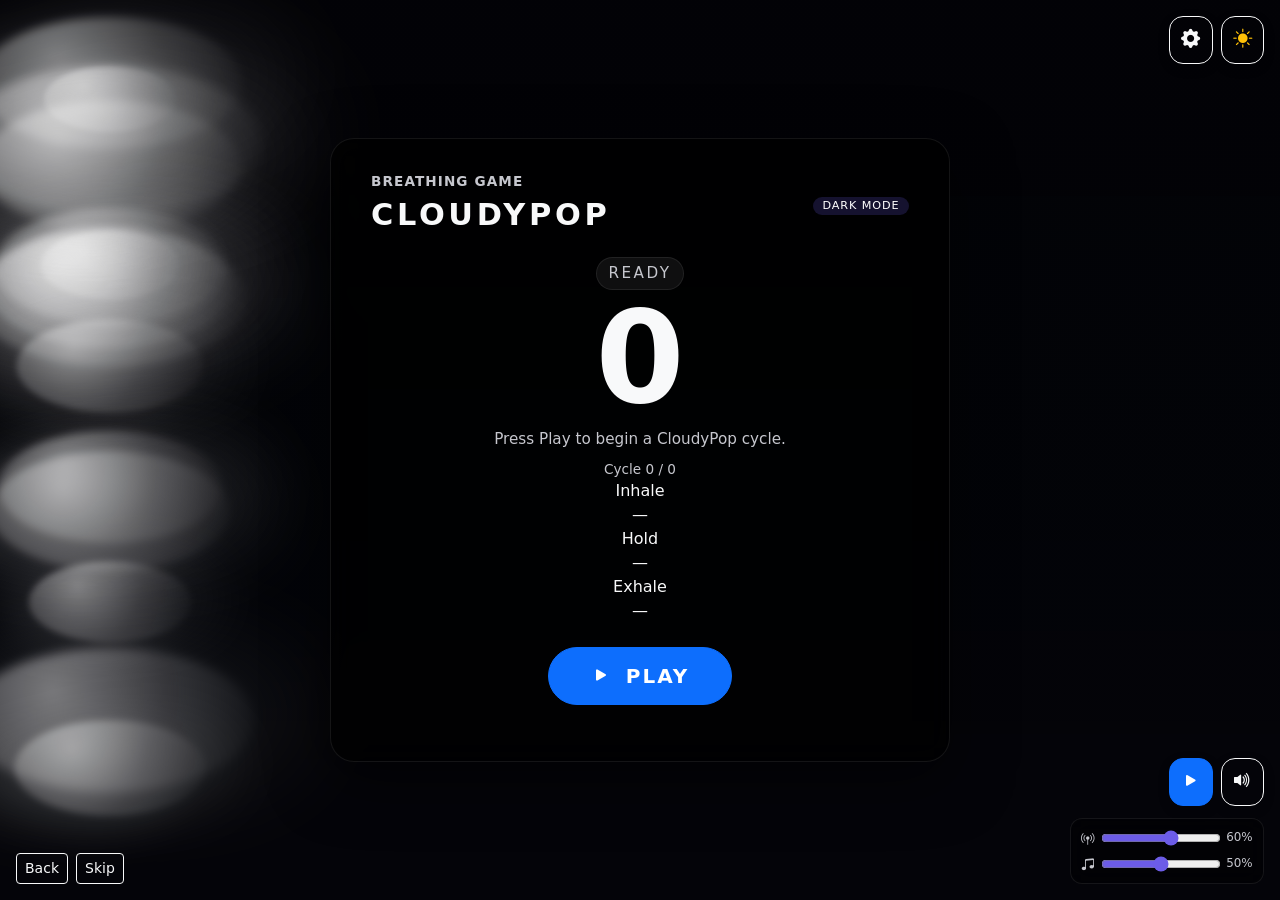
<file: index.html>
<!DOCTYPE html>
<html lang="en">
<head>
  <meta charset="UTF-8">
  <meta name="viewport" content="width=device-width, initial-scale=1.0">
  <meta name="theme-color" content="#0a0a0f">
  <title>CloudyPop – Breathing Game</title>
  <link rel="manifest" href="manifest.json">
  <link rel="icon" href="icons/icon.svg" type="image/svg+xml">
  <link href="https://cdn.jsdelivr.net/npm/bootstrap@5.3.3/dist/css/bootstrap.min.css" rel="stylesheet">
  <link href="https://cdn.jsdelivr.net/npm/bootstrap-icons@1.11.3/font/bootstrap-icons.css" rel="stylesheet">
  <style>
    :root {
      --bg-dark: #05060c;
      --bg-light: #f7f7fb;
      --card-dark: rgba(0, 0, 0, 0.75);
      --card-light: rgba(255, 255, 255, 0.8);
      --accent: #6c5ce7;
      --accent-soft: rgba(108, 92, 231, 0.18);
      --text-main: #f8f9fa;
      --text-muted: #c6c7ce;
      --shadow: 0 18px 60px rgba(0, 0, 0, 0.55);
      --bg-image: url('https://filebrowser-bg080ow8g44scwgksgks84k0.iconic25snaps.org/files/test/media/atl.png');
    }

    body[data-theme="light"] {
      --bg-dark: var(--bg-light);
      --card-dark: var(--card-light);
      --text-main: #0b0c0f;
      --text-muted: #4b4d56;
      --shadow: 0 18px 60px rgba(0, 0, 0, 0.15);
    }

    body {
      margin: 0;
      padding: 0;
      background: var(--bg-dark);
      color: var(--text-main);
      min-height: 100vh;
      overflow: hidden;
      font-family: system-ui, -apple-system, BlinkMacSystemFont, "Segoe UI", sans-serif;
      position: relative;
      transition: background 0.3s ease, color 0.3s ease;
    }

    body::before {
      content: "";
      position: fixed;
      inset: 0;
      background: var(--bg-dark) center/cover no-repeat;
      background-image: var(--bg-image);
      filter: saturate(1.05);
      opacity: 0.45;
      z-index: 0;
      pointer-events: none;
      transition: opacity 0.4s ease;
    }

    .scrim {
      position: fixed;
      inset: 0;
      background: linear-gradient(180deg, rgba(0, 0, 0, 0.45), rgba(0, 0, 0, 0.2));
      z-index: 1;
      pointer-events: none;
    }

    .cloud-layer { position: fixed; inset: 0; overflow: hidden; z-index: 2; pointer-events: none; }
    .cloud {
      position: absolute;
      width: 220px;
      height: 110px;
      border-radius: 50%;
      background: radial-gradient(circle at 30% 30%, #ffffffee, #ffffff66, #ffffff11);
      filter: blur(4px);
      opacity: 0.5;
      box-shadow: -40px 10px 60px #ffffff33, 40px -5px 80px #ffffff22;
      animation-name: floatCloud;
      animation-timing-function: linear;
      animation-iteration-count: infinite;
    }

    @keyframes floatCloud {
      from { transform: translateX(-30vw) translateY(var(--startY, 0)); }
      to { transform: translateX(130vw) translateY(var(--endY, 0)); }
    }

    .game-wrapper {
      position: relative;
      z-index: 5;
      min-height: 100vh;
      display: flex;
      align-items: center;
      justify-content: center;
      padding: 1.5rem;
    }

    .game-card {
      background: var(--card-dark);
      border-radius: 1.5rem;
      border: 1px solid rgba(255, 255, 255, 0.08);
      padding: 2rem 2.5rem;
      max-width: 620px;
      width: 100%;
      box-shadow: var(--shadow);
      backdrop-filter: blur(14px);
      transition: background 0.3s ease, border-color 0.3s ease, box-shadow 0.3s ease;
    }

    .game-title { font-weight: 700; letter-spacing: 0.08em; text-transform: uppercase; font-size: 0.85rem; color: var(--text-muted); }
    .game-logo { font-size: 1.9rem; font-weight: 800; letter-spacing: 0.12em; text-transform: uppercase; }

    .badge-soft { background: var(--accent-soft); color: #fff; border-radius: 999px; padding: 0.15rem 0.6rem; font-size: 0.7rem; text-transform: uppercase; letter-spacing: 0.08em; }

    .main-display { margin: 1.25rem 0 1.5rem; text-align: center; }
    .phase-label { font-size: 0.95rem; letter-spacing: 0.16em; text-transform: uppercase; color: var(--text-muted); }
    .phase-label span { display: inline-block; padding: 0.25rem 0.75rem; border-radius: 999px; background: rgba(255, 255, 255, 0.06); border: 1px solid rgba(255, 255, 255, 0.08); }
    .timer-value { font-size: 8rem; font-weight: 800; line-height: 1; margin-top: 0.2rem; }
    .status-text { font-size: 0.95rem; color: var(--text-muted); margin-top: 0.35rem; min-height: 1.4em; }
    .cycle-counter { font-size: 0.85rem; color: var(--text-muted); }

    .center-play-btn { margin-top: 1.5rem; }
    .center-play-btn .btn-lg { padding: 0.8rem 2.6rem; font-weight: 600; letter-spacing: 0.1em; text-transform: uppercase; border-radius: 999px; }

    .top-right-controls, .bottom-right-controls { position: fixed; z-index: 30; right: 1rem; display: flex; align-items: center; gap: 0.5rem; }
    .top-right-controls { top: 1rem; }
    .bottom-right-controls { bottom: 1rem; flex-direction: column; align-items: flex-end; gap: 0.75rem; }
    .bottom-buttons { display: flex; gap: 0.5rem; }
    .bottom-left-controls { position: fixed; z-index: 30; left: 1rem; bottom: 1rem; display: flex; gap: 0.5rem; }

    .icon-btn { border-radius: 14px; border-width: 1px; padding: 0.55rem 0.7rem; display: inline-flex; align-items: center; justify-content: center; font-size: 1.05rem; box-shadow: 0 4px 12px rgba(0, 0, 0, 0.15); }
    .icon-btn .bi { font-size: 1.2rem; }

    .slider-stack { display: flex; flex-direction: column; gap: 0.35rem; background: rgba(0, 0, 0, 0.35); border: 1px solid rgba(255, 255, 255, 0.08); padding: 0.55rem 0.65rem; border-radius: 12px; backdrop-filter: blur(10px); }
    .slider-row { display: flex; align-items: center; gap: 0.35rem; color: var(--text-muted); font-size: 0.85rem; }
    .slider-row input[type="range"] { width: 120px; accent-color: var(--accent); }

    .settings-label { font-size: 0.9rem; color: var(--text-muted); font-weight: 600; }
    .form-text { font-size: 0.8rem; color: var(--text-muted); }

    .section-card { border: 1px solid rgba(255, 255, 255, 0.08); border-radius: 12px; padding: 1rem; background: rgba(255, 255, 255, 0.03); }
    .section-card h6 { letter-spacing: 0.08em; text-transform: uppercase; font-size: 0.8rem; color: var(--text-muted); }

    .game-over-text { font-size: 1.2rem; font-weight: 600; margin-top: 0.5rem; }

    @media (max-width: 576px) {
      .game-card { padding: 1.5rem 1.2rem; }
      .timer-value { font-size: 5.2rem; }
      .bottom-right-controls { right: 0.5rem; bottom: 0.5rem; }
      .top-right-controls { right: 0.5rem; top: 0.5rem; }
    }
  </style>
</head>
<body data-theme="dark">
  <div class="scrim"></div>
  <div class="cloud-layer" id="cloudLayer"></div>

  <div class="top-right-controls">
    <button class="btn btn-outline-light btn-sm icon-btn" id="settingsButton" data-bs-toggle="modal" data-bs-target="#settingsModal" aria-label="Settings">
      <i class="bi bi-gear-fill"></i>
    </button>
    <button class="btn btn-outline-light btn-sm icon-btn" id="themeToggle" aria-label="Toggle theme">
      <i class="bi bi-moon-fill" id="themeToggleIcon"></i>
    </button>
  </div>

  <div class="bottom-right-controls">
    <div class="bottom-buttons">
      <button class="btn btn-primary btn-sm icon-btn" id="playPauseButton" aria-label="Play or pause">
        <i class="bi bi-play-fill" id="playPauseIcon"></i>
      </button>
      <button class="btn btn-outline-light btn-sm icon-btn" id="muteButton" aria-label="Mute">
        <i class="bi bi-volume-up-fill" id="muteIcon"></i>
      </button>
    </div>
    <div class="slider-stack">
      <div class="slider-row">
        <i class="bi bi-broadcast-pin"></i>
        <input type="range" min="0" max="100" value="60" id="sfxSlider" aria-label="Sound effects volume">
        <span class="small" id="sfxLabel">60%</span>
      </div>
      <div class="slider-row">
        <i class="bi bi-music-note-beamed"></i>
        <input type="range" min="0" max="100" value="50" id="musicSlider" aria-label="Music volume">
        <span class="small" id="musicLabel">50%</span>
      </div>
    </div>
  </div>

  <div class="bottom-left-controls">
    <button class="btn btn-outline-light btn-sm" id="backButton" aria-label="Go back">Back</button>
    <button class="btn btn-outline-light btn-sm" id="skipButton" aria-label="Skip">Skip</button>
  </div>

  <div class="game-wrapper">
    <div class="game-card">
      <div class="d-flex justify-content-between align-items-center">
        <div>
          <div class="game-title">Breathing Game</div>
          <div class="game-logo">CloudyPop</div>
        </div>
        <div class="text-end">
          <span class="badge-soft" id="themeStatus">Dark Mode</span>
        </div>
      </div>

      <div class="main-display">
        <div class="phase-label mb-1">
          <span id="phaseLabel">Ready</span>
        </div>
        <div class="timer-value" id="timerValue">0</div>
        <div class="status-text" id="statusText">Press Play to begin a CloudyPop cycle.</div>
        <div class="cycle-counter mt-2">
          Cycle <span id="cycleCurrent">0</span> / <span id="cycleTotal">0</span>
        </div>

        <div class="phase-preview" id="phasePreview">
          <div class="preview-box" data-phase="inhale">
            <div class="label">Inhale</div>
            <div class="value" id="previewInhale">—</div>
          </div>
          <div class="preview-box" data-phase="hold">
            <div class="label">Hold</div>
            <div class="value" id="previewHold">—</div>
          </div>
          <div class="preview-box" data-phase="exhale">
            <div class="label">Exhale</div>
            <div class="value" id="previewExhale">—</div>
          </div>
        </div>

        <div class="center-play-btn" id="centerPlayContainer">
          <button class="btn btn-primary btn-lg" id="centerPlayButton">
            <i class="bi bi-play-fill me-1"></i> Play
          </button>
        </div>

        <div id="gameOverContainer" class="mt-3 d-none text-center">
          <div class="game-over-text">Game Over – Max cycles reached.</div>
          <button class="btn btn-outline-light btn-sm mt-2" id="restartButton">
            <i class="bi bi-arrow-repeat me-1"></i> Restart
          </button>
        </div>
      </div>
    </div>
  </div>

  <div class="modal fade" id="settingsModal" tabindex="-1" aria-hidden="true">
    <div class="modal-dialog modal-dialog-centered modal-lg">
      <div class="modal-content bg-dark text-light">
        <div class="modal-header border-secondary">
          <h5 class="modal-title">
            <i class="bi bi-sliders me-2"></i> CloudyPop Settings
          </h5>
          <button type="button" class="btn-close btn-close-white" data-bs-dismiss="modal" aria-label="Close"></button>
        </div>
        <div class="modal-body">
          <form id="settingsForm" class="vstack gap-3">
            <div class="section-card">
              <h6 class="mb-3">Time Control</h6>
              <div class="row g-3">
                <div class="col-md-6">
                  <div class="settings-label mb-1">Inhale (seconds)</div>
                  <div class="row g-2">
                    <div class="col-6">
                      <label class="form-label small mb-0" for="inhaleMin">Min</label>
                      <input type="number" min="1" value="4" class="form-control form-control-sm" id="inhaleMin">
                    </div>
                    <div class="col-6">
                      <label class="form-label small mb-0" for="inhaleMax">Max</label>
                      <input type="number" min="1" value="6" class="form-control form-control-sm" id="inhaleMax">
                    </div>
                  </div>
                </div>
                <div class="col-md-6">
                  <div class="settings-label mb-1">Hold (seconds)</div>
                  <div class="row g-2">
                    <div class="col-6">
                      <label class="form-label small mb-0" for="holdMin">Min</label>
                      <input type="number" min="1" value="4" class="form-control form-control-sm" id="holdMin">
                    </div>
                    <div class="col-6">
                      <label class="form-label small mb-0" for="holdMax">Max</label>
                      <input type="number" min="1" value="6" class="form-control form-control-sm" id="holdMax">
                    </div>
                  </div>
                </div>
                <div class="col-md-6">
                  <div class="settings-label mb-1">Exhale (seconds)</div>
                  <div class="row g-2">
                    <div class="col-6">
                      <label class="form-label small mb-0" for="exhaleMin">Min</label>
                      <input type="number" min="1" value="4" class="form-control form-control-sm" id="exhaleMin">
                    </div>
                    <div class="col-6">
                      <label class="form-label small mb-0" for="exhaleMax">Max</label>
                      <input type="number" min="1" value="8" class="form-control form-control-sm" id="exhaleMax">
                    </div>
                  </div>
                </div>
                <div class="col-md-6">
                  <div class="settings-label mb-1">Break / Rest (seconds)</div>
                  <div class="row g-2">
                    <div class="col-6">
                      <label class="form-label small mb-0" for="breakMin">Min</label>
                      <input type="number" min="0" value="3" class="form-control form-control-sm" id="breakMin">
                    </div>
                    <div class="col-6">
                      <label class="form-label small mb-0" for="breakMax">Max</label>
                      <input type="number" min="0" value="6" class="form-control form-control-sm" id="breakMax">
                    </div>
                  </div>
                </div>
                <div class="col-md-6">
                  <div class="settings-label mb-1">Session start delay (seconds)</div>
                  <div class="row g-2">
                    <div class="col-6">
                      <label class="form-label small mb-0" for="delayMin">Min</label>
                      <input type="number" min="0" value="1" class="form-control form-control-sm" id="delayMin">
                    </div>
                    <div class="col-6">
                      <label class="form-label small mb-0" for="delayMax">Max</label>
                      <input type="number" min="0" value="3" class="form-control form-control-sm" id="delayMax">
                    </div>
                  </div>
                </div>
              </div>
            </div>

            <div class="section-card">
              <h6 class="mb-3">Cycle Control</h6>
              <div class="settings-label mb-1">Number of cycles</div>
              <div class="d-flex align-items-center gap-2">
                <input type="range" min="1" max="30" value="5" class="form-range" id="cycles">
                <strong><span id="cyclesVal">5</span></strong>
              </div>
            </div>

            <div class="section-card">
              <h6 class="mb-3">Page Control</h6>
              <div class="row g-3">
                <div class="col-md-4">
                  <div class="settings-label mb-1">Background color</div>
                  <input type="color" class="form-control form-control-color" id="backgroundColor" value="#05060c">
                </div>
                <div class="col-md-4">
                  <div class="settings-label mb-1">Accent color</div>
                  <input type="color" class="form-control form-control-color" id="accentColor" value="#6c5ce7">
                </div>
                <div class="col-md-4">
                  <div class="settings-label mb-1">Background image URL</div>
                  <input type="url" class="form-control form-control-sm" id="backgroundImage" placeholder="https://...">
                </div>
                <div class="col-md-6">
                  <div class="settings-label mb-1">Upload background image</div>
                  <input type="file" class="form-control form-control-sm" id="backgroundUpload" accept="image/*">
                  <div class="form-text">Stores locally so your image is remembered.</div>
                </div>
                <div class="col-md-6">
                  <div class="form-check form-switch mt-4">
                    <input class="form-check-input" type="checkbox" role="switch" id="keepAwake">
                    <label class="form-check-label" for="keepAwake">Keep screen awake during play</label>
                  </div>
                </div>
              </div>
            </div>

            <div class="section-card">
              <h6 class="mb-3">Music & Audio</h6>
              <div class="row g-3">
                <div class="col-md-6">
                  <div class="settings-label mb-1">Select soundtrack</div>
                  <select class="form-select form-select-sm" id="musicSelect">
                    <option value="track1">Tech 1</option>
                    <option value="track2">Tech 2</option>
                    <option value="track3">Tech 3</option>
                    <option value="track4">Tech 4</option>
                    <option value="link">Custom link</option>
                    <option value="upload">Upload audio</option>
                  </select>
                  <div class="mt-2 d-none" id="musicLinkWrapper">
                    <input type="url" class="form-control form-control-sm" id="musicLink" placeholder="https://example.com/song.mp3">
                  </div>
                  <div class="mt-2 d-none" id="musicUploadWrapper">
                    <input type="file" class="form-control form-control-sm" id="musicUpload" accept="audio/*">
                  </div>
                </div>
                <div class="col-md-6">
                  <div class="settings-label mb-1">Volumes</div>
                  <div class="mb-2">
                    <label class="form-label small">Sound effects</label>
                    <input type="range" min="0" max="100" value="60" class="form-range" id="sfxVolume">
                  </div>
                  <div>
                    <label class="form-label small">Music</label>
                    <input type="range" min="0" max="100" value="50" class="form-range" id="musicVolume">
                  </div>
                </div>
              </div>
            </div>
          </form>
        </div>
        <div class="modal-footer border-secondary">
          <span id="settingsError" class="text-danger me-auto small"></span>
          <button type="button" class="btn btn-outline-light btn-sm" data-bs-dismiss="modal">Close</button>
          <button type="button" class="btn btn-primary btn-sm" id="saveSettingsButton">
            <i class="bi bi-check2-circle me-1"></i> Save
          </button>
        </div>
      </div>
    </div>
  </div>

  <script src="https://cdn.jsdelivr.net/npm/bootstrap@5.3.3/dist/js/bootstrap.bundle.min.js"></script>
  <script>
    const STORAGE_KEY = 'cloudyPopSettings.v2';
    const DEFAULTS = {
      inhaleMin: 4,
      inhaleMax: 6,
      holdMin: 4,
      holdMax: 6,
      exhaleMin: 4,
      exhaleMax: 8,
      breakMin: 3,
      breakMax: 6,
      delayMin: 1,
      delayMax: 3,
      cycles: 5,
      theme: 'dark',
      backgroundColor: '#05060c',
      accentColor: '#6c5ce7',
      backgroundImage: 'https://filebrowser-bg080ow8g44scwgksgks84k0.iconic25snaps.org/files/test/media/atl.png',
      musicChoice: 'track1',
      musicLink: '',
      sfxVolume: 60,
      musicVolume: 50,
      keepAwake: false
    };

    const TRACKS = {
      track1: 'https://filebrowser-bg080ow8g44scwgksgks84k0.iconic25snaps.org/files/test/media/tech1.mp3',
      track2: 'https://filebrowser-bg080ow8g44scwgksgks84k0.iconic25snaps.org/files/test/media/tech2.mp3',
      track3: 'https://filebrowser-bg080ow8g44scwgksgks84k0.iconic25snaps.org/files/test/media/tech3.mp3',
      track4: 'https://filebrowser-bg080ow8g44scwgksgks84k0.iconic25snaps.org/files/test/media/tech4.mp3'
    };

    const state = {
      isPlaying: false,
      isPaused: false,
      currentStage: null,
      currentCycle: 0,
      timeLeft: 0,
      timerId: null,
      muted: false,
      settings: { ...DEFAULTS },
      musicAudio: new Audio(),
      wakeLock: null,
      phaseHistory: []
    };

    const el = (id) => document.getElementById(id);
    const phaseLabelEl = el('phaseLabel');
    const timerValueEl = el('timerValue');
    const statusTextEl = el('statusText');
    const cycleCurrentEl = el('cycleCurrent');
    const cycleTotalEl = el('cycleTotal');
    const centerPlayContainerEl = el('centerPlayContainer');
    const centerPlayButtonEl = el('centerPlayButton');
    const gameOverContainerEl = el('gameOverContainer');
    const restartButtonEl = el('restartButton');
    const playPauseButtonEl = el('playPauseButton');
    const playPauseIconEl = el('playPauseIcon');
    const muteButtonEl = el('muteButton');
    const muteIconEl = el('muteIcon');
    const skipButtonEl = el('skipButton');
    const backButtonEl = el('backButton');
    const settingsErrorEl = el('settingsError');
    const themeToggleEl = el('themeToggle');
    const themeToggleIconEl = el('themeToggleIcon');
    const themeStatusEl = el('themeStatus');
    const sfxSliderEl = el('sfxSlider');
    const musicSliderEl = el('musicSlider');
    const sfxLabelEl = el('sfxLabel');
    const musicLabelEl = el('musicLabel');

    const inhaleMinEl = el('inhaleMin');
    const inhaleMaxEl = el('inhaleMax');
    const holdMinEl = el('holdMin');
    const holdMaxEl = el('holdMax');
    const exhaleMinEl = el('exhaleMin');
    const exhaleMaxEl = el('exhaleMax');
    const breakMinEl = el('breakMin');
    const breakMaxEl = el('breakMax');
    const delayMinEl = el('delayMin');
    const delayMaxEl = el('delayMax');
    const cyclesEl = el('cycles');
    const cyclesValEl = el('cyclesVal');
    const backgroundColorEl = el('backgroundColor');
    const accentColorEl = el('accentColor');
    const backgroundImageEl = el('backgroundImage');
    const backgroundUploadEl = el('backgroundUpload');
    const keepAwakeEl = el('keepAwake');
    const musicSelectEl = el('musicSelect');
    const musicLinkWrapperEl = el('musicLinkWrapper');
    const musicUploadWrapperEl = el('musicUploadWrapper');
    const musicLinkEl = el('musicLink');
    const musicUploadEl = el('musicUpload');

    const saveSettingsButtonEl = el('saveSettingsButton');
    const settingsButtonEl = el('settingsButton');

    function randint(min, max) {
      min = Math.floor(min);
      max = Math.floor(max);
      if (max < min) [min, max] = [max, min];
      return Math.floor(Math.random() * (max - min + 1)) + min;
    }

    function setPhaseLabel(text) { phaseLabelEl.textContent = text; }
    function setTimerValue(val) { timerValueEl.textContent = val; }
    function setStatus(text) { statusTextEl.textContent = text; }

    function clearTimers() {
      if (state.timerId) { clearInterval(state.timerId); state.timerId = null; }
      if (state.wheelTimerId) { clearInterval(state.wheelTimerId); state.wheelTimerId = null; }
    }

    function playBeep() {
      if (state.muted || state.settings.sfxVolume === 0) return;
      try {
        if (!playBeep.audioCtx) { playBeep.audioCtx = new (window.AudioContext || window.webkitAudioContext)(); }
        const ctx = playBeep.audioCtx;
        const osc = ctx.createOscillator();
        const gain = ctx.createGain();
        osc.type = 'square';
        osc.frequency.value = 880;
        gain.gain.value = Math.max(0.01, state.settings.sfxVolume / 100) * 0.25;
        osc.connect(gain);
        gain.connect(ctx.destination);
        osc.start();
        osc.stop(ctx.currentTime + 0.16);
      } catch (e) { console.warn('Audio error', e); }
    }

    function saveSettingsToMemory() { localStorage.setItem(STORAGE_KEY, JSON.stringify(state.settings)); }

    function loadSettingsFromMemory() {
      const raw = localStorage.getItem(STORAGE_KEY);
      if (!raw) return { ...DEFAULTS };
      try { return { ...DEFAULTS, ...JSON.parse(raw) }; }
      catch (e) { console.warn('Unable to parse settings, using defaults', e); return { ...DEFAULTS }; }
    }

    function setTheme(theme) {
      state.settings.theme = theme;
      document.body.setAttribute('data-theme', theme);
      themeToggleIconEl.className = theme === 'dark' ? 'bi bi-sun-fill text-warning' : 'bi bi-moon-fill text-dark';
      themeStatusEl.textContent = theme === 'dark' ? 'Dark Mode' : 'Light Mode';
      document.querySelector('meta[name="theme-color"]').setAttribute('content', theme === 'dark' ? '#0a0a0f' : '#f7f7fb');
    }

    function applyStyleSettings() {
      document.documentElement.style.setProperty('--accent', state.settings.accentColor);
      document.documentElement.style.setProperty('--accent-soft', state.settings.accentColor + '33');
      document.documentElement.style.setProperty('--bg-dark', state.settings.backgroundColor);
      document.documentElement.style.setProperty('--bg-image', `url('${state.settings.backgroundImage}')`);
      sfxSliderEl.value = state.settings.sfxVolume;
      musicSliderEl.value = state.settings.musicVolume;
      sfxLabelEl.textContent = state.settings.sfxVolume + '%';
      musicLabelEl.textContent = state.settings.musicVolume + '%';
      musicSelectEl.value = state.settings.musicChoice;
      musicLinkEl.value = state.settings.musicLink;
      keepAwakeEl.checked = !!state.settings.keepAwake;
      updateMusicInputs();
      setTheme(state.settings.theme);
    }

    function updateRangeLabels() {
      cyclesValEl.textContent = cyclesEl.value;
    }

    function fillFormFromSettings() {
      const s = state.settings;
      inhaleMinEl.value = s.inhaleMin; inhaleMaxEl.value = s.inhaleMax;
      holdMinEl.value = s.holdMin; holdMaxEl.value = s.holdMax;
      exhaleMinEl.value = s.exhaleMin; exhaleMaxEl.value = s.exhaleMax;
      breakMinEl.value = s.breakMin; breakMaxEl.value = s.breakMax;
      delayMinEl.value = s.delayMin; delayMaxEl.value = s.delayMax;
      cyclesEl.value = s.cycles;
      backgroundColorEl.value = s.backgroundColor;
      accentColorEl.value = s.accentColor;
      backgroundImageEl.value = s.backgroundImage.startsWith('data:') ? '' : s.backgroundImage;
      updateRangeLabels();
      sfxSliderEl.value = s.sfxVolume;
      musicSliderEl.value = s.musicVolume;
    }

    function loadSettingsFromForm() {
      const clamp = (v) => Math.min(30, Math.max(0, Number(v) || 0));
      const clampVolume = (v) => Math.min(100, Math.max(0, Number(v) || 0));
      const s = {
        inhaleMin: Number(inhaleMinEl.value) || 1,
        inhaleMax: Number(inhaleMaxEl.value) || 1,
        holdMin: Number(holdMinEl.value) || 1,
        holdMax: Number(holdMaxEl.value) || 1,
        exhaleMin: Number(exhaleMinEl.value) || 1,
        exhaleMax: Number(exhaleMaxEl.value) || 1,
        breakMin: Number(breakMinEl.value) || 0,
        breakMax: Number(breakMaxEl.value) || 0,
        delayMin: Number(delayMinEl.value) || 0,
        delayMax: Number(delayMaxEl.value) || 0,
        cycles: Number(cyclesEl.value) || 1,
        backgroundColor: backgroundColorEl.value || DEFAULTS.backgroundColor,
        accentColor: accentColorEl.value || DEFAULTS.accentColor,
        backgroundImage: state.settings.backgroundImage || DEFAULTS.backgroundImage,
        theme: state.settings.theme,
        musicChoice: musicSelectEl.value,
        musicLink: musicLinkEl.value,
        sfxVolume: Number(sfxSliderEl.value),
        musicVolume: Number(musicSliderEl.value),
        keepAwake: keepAwakeEl.checked,
        musicUpload: state.settings.musicUpload
      };

      const pairs = [
        ['Inhale', s.inhaleMin, s.inhaleMax],
        ['Hold', s.holdMin, s.holdMax],
        ['Exhale', s.exhaleMin, s.exhaleMax],
        ['Break', s.breakMin, s.breakMax],
        ['Delay', s.delayMin, s.delayMax]
      ];
      for (const [name, mn, mx] of pairs) {
        if (mn < 0 || mx < 0) { settingsErrorEl.textContent = name + ' values must be 0 or greater.'; return null; }
        if (mx < mn) { settingsErrorEl.textContent = name + ' max must be greater than or equal to min.'; return null; }
      }
      if (s.cycles < 1) { settingsErrorEl.textContent = 'Number of cycles must be at least 1.'; return null; }
      settingsErrorEl.textContent = '';
      return s;
    }

    function applySettings() {
      const newSettings = loadSettingsFromForm();
      if (!newSettings) return false;
      state.settings = { ...state.settings, ...newSettings };
      cycleTotalEl.textContent = state.settings.cycles;
      applyStyleSettings();
      attachMusic();
      if (state.settings.keepAwake) { requestWakeLock(); }
      else { releaseWakeLock(); }
      saveSettingsToMemory();
      return true;
    }

    function updateMusicInputs() {
      musicLinkWrapperEl.classList.toggle('d-none', musicSelectEl.value !== 'link');
      musicUploadWrapperEl.classList.toggle('d-none', musicSelectEl.value !== 'upload');
    }

    function attachMusic() {
      const choice = state.settings.musicChoice;
      let src = TRACKS[choice] || '';
      if (choice === 'link' && state.settings.musicLink) src = state.settings.musicLink;
      if (choice === 'upload' && state.settings.musicUpload) src = state.settings.musicUpload;
      state.musicAudio.src = src || '';
      state.musicAudio.loop = true;
      state.musicAudio.volume = state.settings.musicVolume / 100;
    }

    function createClouds() {
      const layer = document.getElementById('cloudLayer');
      const cloudCount = 14;
      for (let i = 0; i < cloudCount; i++) {
        const cloud = document.createElement('div');
        cloud.className = 'cloud';
        const startY = Math.random() * 80;
        const endY = startY + (Math.random() * 10 - 5);
        cloud.style.setProperty('--startY', startY + 'vh');
        cloud.style.setProperty('--endY', endY + 'vh');
        const scale = 0.6 + Math.random() * 0.8;
        cloud.style.transform = 'scale(' + scale.toFixed(2) + ')';
        cloud.style.top = startY + 'vh';
        const duration = 40 + Math.random() * 50;
        const delay = Math.random() * -60;
        cloud.style.animationDuration = duration + 's';
        cloud.style.animationDelay = delay + 's';
        layer.appendChild(cloud);
      }
    }

    function spinForRandomTime(min, max, label, doneCallback) {
      clearTimers();
      min = Math.max(0, Math.floor(min));
      max = Math.max(0, Math.floor(max));
      if (max < min) [min, max] = [max, min];
      const finalValue = randint(min, max);
      setPhaseLabel(label.toUpperCase());
      setStatus('Spinning for a random time…');
      state.wheelTimerId = setInterval(() => {
        const fake = randint(min, max);
        setTimerValue(fake + 's');
      }, 70);
      setTimeout(() => {
        clearInterval(state.wheelTimerId);
        state.wheelTimerId = null;
        setTimerValue(finalValue);
        setStatus('Locking in ' + finalValue + ' seconds.');
        setTimeout(() => { doneCallback(finalValue); }, 400);
      }, 900 + Math.random() * 1000);
    }

    function startPhase(phaseName, duration) {
      clearTimers();
      state.currentStage = phaseName;
      state.timeLeft = duration;
      state.phaseHistory.push({ phase: phaseName });
      let labelText = 'Phase';
      let statusHint = '';
      switch (phaseName) {
        case 'delay': labelText = 'Get Ready'; statusHint = 'Next cycle is about to begin.'; break;
        case 'inhale': labelText = 'Inhale'; statusHint = 'Slow deep breath in…'; break;
        case 'hold': labelText = 'Hold'; statusHint = 'Hold gently, stay relaxed.'; break;
        case 'exhale': labelText = 'Exhale'; statusHint = 'Breathe out smoothly.'; break;
        case 'break': labelText = 'Break'; statusHint = 'Rest and drift with the clouds.'; break;
      }
      setPhaseLabel(labelText.toUpperCase());
      setTimerValue(state.timeLeft);
      setStatus(statusHint);
      setActivePreview(['inhale','hold','exhale'].includes(phaseName) ? phaseName : null);
      playBeep();
      state.timerId = setInterval(() => {
        if (!state.isPlaying || state.isPaused) return;
        state.timeLeft -= 1;
        if (state.timeLeft < 0) state.timeLeft = 0;
        setTimerValue(state.timeLeft);
        if (state.timeLeft <= 0) {
          playBeep();
          clearInterval(state.timerId);
          state.timerId = null;
          advancePhase();
        }
      }, 1000);
    }

    function advancePhase() {
      const s = state.settings;
      const stage = state.currentStage;
      if (!state.isPlaying) return;
      if (stage === 'delay') {
        spinForRandomTime(s.inhaleMin, s.inhaleMax, 'Inhale', (v) => startPhase('inhale', v));
      } else if (stage === 'inhale') {
        spinForRandomTime(s.holdMin, s.holdMax, 'Hold', (v) => startPhase('hold', v));
      } else if (stage === 'hold') {
        spinForRandomTime(s.exhaleMin, s.exhaleMax, 'Exhale', (v) => startPhase('exhale', v));
      } else if (stage === 'exhale') {
        if (s.breakMax > 0) {
          spinForRandomTime(s.breakMin, s.breakMax, 'Break', (v) => {
            if (v === 0) { startNextCycleOrEnd(); }
            else { startPhase('break', v); }
          });
        } else { startNextCycleOrEnd(); }
      } else if (stage === 'break') {
        startNextCycleOrEnd();
      } else {
        startNextCycleOrEnd();
      }
    }

    function startNextCycleOrEnd() {
      const s = state.settings;
      if (state.currentCycle >= s.cycles) { endGame(); return; }
      state.currentCycle += 1;
      cycleCurrentEl.textContent = state.currentCycle;
      if (s.delayMax > 0) {
        spinForRandomTime(s.delayMin, s.delayMax, 'Get Ready', (v) => startPhase('delay', v));
      } else {
        spinForRandomTime(s.inhaleMin, s.inhaleMax, 'Inhale', (v) => startPhase('inhale', v));
      }
    }

    function startGame() {
      if (!applySettings()) return;
      clearTimers();
      state.isPlaying = true;
      state.isPaused = false;
      state.currentCycle = 0;
      state.currentStage = null;
      state.phaseHistory = [];
      gameOverContainerEl.classList.add('d-none');
      centerPlayContainerEl.classList.add('d-none');
      cycleTotalEl.textContent = state.settings.cycles;
      cycleCurrentEl.textContent = 0;
      setStatus('Spinning up your first CloudyPop cycle…');
      setTimerValue('—');
      setPhaseLabel('READY');
      updatePlayPauseButton();
      startMusic();
      startNextCycleOrEnd();
    }

    function pauseGame() {
      if (!state.isPlaying) return;
      state.isPaused = true;
      setStatus('Paused. Press Play to resume.');
      state.musicAudio.pause();
      updatePlayPauseButton();
    }

    function resumeGame() {
      if (!state.isPlaying) return;
      state.isPaused = false;
      setStatus('Back in the clouds.');
      startMusic();
      updatePlayPauseButton();
    }

    function endGame() {
      clearTimers();
      state.isPlaying = false;
      state.isPaused = false;
      setPhaseLabel('GAME OVER');
      setStatus('You finished all your CloudyPop cycles.');
      setTimerValue('0');
      gameOverContainerEl.classList.remove('d-none');
      centerPlayContainerEl.classList.remove('d-none');
      state.musicAudio.pause();
      updatePlayPauseButton();
    }

    function updatePlayPauseButton() {
      if (!state.isPlaying || state.isPaused) {
        playPauseIconEl.className = 'bi bi-play-fill';
        playPauseButtonEl.classList.remove('btn-outline-light');
        playPauseButtonEl.classList.add('btn-primary');
      } else {
        playPauseIconEl.className = 'bi bi-pause-fill';
        playPauseButtonEl.classList.add('btn-outline-light');
      }
    }

    function skipPhase() {
      if (!state.isPlaying) { startGame(); return; }
      if (state.currentStage === 'break' && state.currentCycle >= state.settings.cycles) {
        startGame();
        return;
      }
      advancePhase();
    }

    function goBackPhase() {
      if (!state.isPlaying) { startGame(); return; }
      const order = ['delay', 'inhale', 'hold', 'exhale', 'break'];
      const idx = order.indexOf(state.currentStage);
      const s = state.settings;
      if (idx <= 0) {
        const dur = Math.max(1, randint(s.breakMin, s.breakMax));
        startPhase('break', dur);
        return;
      }
      const prevStage = order[idx - 1];
      let range = [s.delayMin, s.delayMax];
      if (prevStage === 'inhale') range = [s.inhaleMin, s.inhaleMax];
      if (prevStage === 'hold') range = [s.holdMin, s.holdMax];
      if (prevStage === 'exhale') range = [s.exhaleMin, s.exhaleMax];
      if (prevStage === 'break') range = [s.breakMin, s.breakMax];
      spinForRandomTime(range[0], range[1], prevStage, (v) => startPhase(prevStage, v));
    }

    function startMusic() {
      state.musicAudio.volume = state.settings.musicVolume / 100;
      if (!state.muted && state.musicAudio.src) {
        state.musicAudio.play().catch(() => {});
      }
    }

    function requestWakeLock() {
      if ('wakeLock' in navigator) {
        navigator.wakeLock.request('screen').then((lock) => {
          state.wakeLock = lock;
          lock.addEventListener('release', () => { if (state.settings.keepAwake) requestWakeLock(); });
        }).catch((err) => console.warn('Wake lock failed', err));
      }
    }

    function releaseWakeLock() {
      if (state.wakeLock) { state.wakeLock.release(); state.wakeLock = null; }
    }

    function registerServiceWorker() {
      if ('serviceWorker' in navigator) {
        navigator.serviceWorker.register('sw.js').catch((err) => console.warn('SW registration failed', err));
      }
    }

    function handleBackgroundUpload(file) {
      if (!file) return;
      const reader = new FileReader();
      reader.onload = (e) => {
        state.settings.backgroundImage = e.target.result;
        document.documentElement.style.setProperty('--bg-image', `url('${state.settings.backgroundImage}')`);
        saveSettingsToMemory();
      };
      reader.readAsDataURL(file);
    }

    function handleMusicUpload(file) {
      if (!file) return;
      const reader = new FileReader();
      reader.onload = (e) => {
        state.settings.musicUpload = e.target.result;
        state.settings.musicChoice = 'upload';
        musicSelectEl.value = 'upload';
        attachMusic();
        startMusic();
        saveSettingsToMemory();
      };
      reader.readAsDataURL(file);
    }

    function bindEvents() {
      [inhaleMinEl, inhaleMaxEl, holdMinEl, holdMaxEl, exhaleMinEl, exhaleMaxEl, breakMinEl, breakMaxEl, delayMinEl, delayMaxEl, cyclesEl].forEach((input) => {
        input.addEventListener('input', updateRangeLabels);
      });

      centerPlayButtonEl.addEventListener('click', startGame);
      restartButtonEl.addEventListener('click', startGame);
      playPauseButtonEl.addEventListener('click', () => {
        if (!state.isPlaying) startGame();
        else if (state.isPaused) resumeGame();
        else pauseGame();
      });
      skipButtonEl.addEventListener('click', skipPhase);
      backButtonEl.addEventListener('click', goBackPhase);

      muteButtonEl.addEventListener('click', () => {
        state.muted = !state.muted;
        muteIconEl.className = state.muted ? 'bi bi-volume-mute-fill' : 'bi bi-volume-up-fill';
        if (state.muted) state.musicAudio.pause(); else startMusic();
      });

      sfxSliderEl.addEventListener('input', () => {
        state.settings.sfxVolume = Number(sfxSliderEl.value);
        sfxLabelEl.textContent = state.settings.sfxVolume + '%';
        saveSettingsToMemory();
      });
      musicSliderEl.addEventListener('input', () => {
        state.settings.musicVolume = Number(musicSliderEl.value);
        musicLabelEl.textContent = state.settings.musicVolume + '%';
        state.musicAudio.volume = state.settings.musicVolume / 100;
        saveSettingsToMemory();
      });

      themeToggleEl.addEventListener('click', () => {
        const next = state.settings.theme === 'dark' ? 'light' : 'dark';
        setTheme(next);
        saveSettingsToMemory();
      });

      backgroundImageEl.addEventListener('change', () => {
        if (backgroundImageEl.value) {
          state.settings.backgroundImage = backgroundImageEl.value;
          document.documentElement.style.setProperty('--bg-image', `url('${state.settings.backgroundImage}')`);
          saveSettingsToMemory();
        }
      });
      backgroundUploadEl.addEventListener('change', (e) => handleBackgroundUpload(e.target.files[0]));

      musicSelectEl.addEventListener('change', () => {
        updateMusicInputs();
        state.settings.musicChoice = musicSelectEl.value;
        if (musicSelectEl.value !== 'upload') state.settings.musicUpload = undefined;
        if (musicSelectEl.value !== 'link') state.settings.musicLink = '';
        attachMusic();
        startMusic();
        saveSettingsToMemory();
      });
      musicLinkEl.addEventListener('change', () => {
        state.settings.musicLink = musicLinkEl.value;
        attachMusic();
        startMusic();
        saveSettingsToMemory();
      });
      musicUploadEl.addEventListener('change', (e) => handleMusicUpload(e.target.files[0]));

      accentColorEl.addEventListener('input', () => {
        state.settings.accentColor = accentColorEl.value;
        applyStyleSettings();
        saveSettingsToMemory();
      });
      backgroundColorEl.addEventListener('input', () => {
        state.settings.backgroundColor = backgroundColorEl.value;
        applyStyleSettings();
        saveSettingsToMemory();
      });

      keepAwakeEl.addEventListener('change', () => {
        state.settings.keepAwake = keepAwakeEl.checked;
        if (state.settings.keepAwake) requestWakeLock(); else releaseWakeLock();
        saveSettingsToMemory();
      });

      settingsButtonEl.addEventListener('click', (event) => {
        event.preventDefault();
        event.stopPropagation();
        const modalEl = document.getElementById('settingsModal');
        const modal = bootstrap.Modal.getOrCreateInstance(modalEl);
        modal.show();
      });

      saveSettingsButtonEl.addEventListener('click', () => {
        if (applySettings()) {
          const modalEl = document.getElementById('settingsModal');
          const modal = bootstrap.Modal.getOrCreateInstance(modalEl);
          modal.hide();
        }
      });

      document.addEventListener('visibilitychange', () => {
        if (document.visibilityState === 'visible' && state.settings.keepAwake) { requestWakeLock(); }
      });
    }

    function init() {
      state.settings = loadSettingsFromMemory();
      createClouds();
      applyStyleSettings();
      fillFormFromSettings();
      updateRangeLabels();
      attachMusic();
      setPhaseLabel('READY');
      setTimerValue('0');
      setStatus('Press Play to begin a CloudyPop cycle.');
      registerServiceWorker();
      bindEvents();
    }

    window.addEventListener('DOMContentLoaded', init);
  </script>
</body>
</html>
</file>
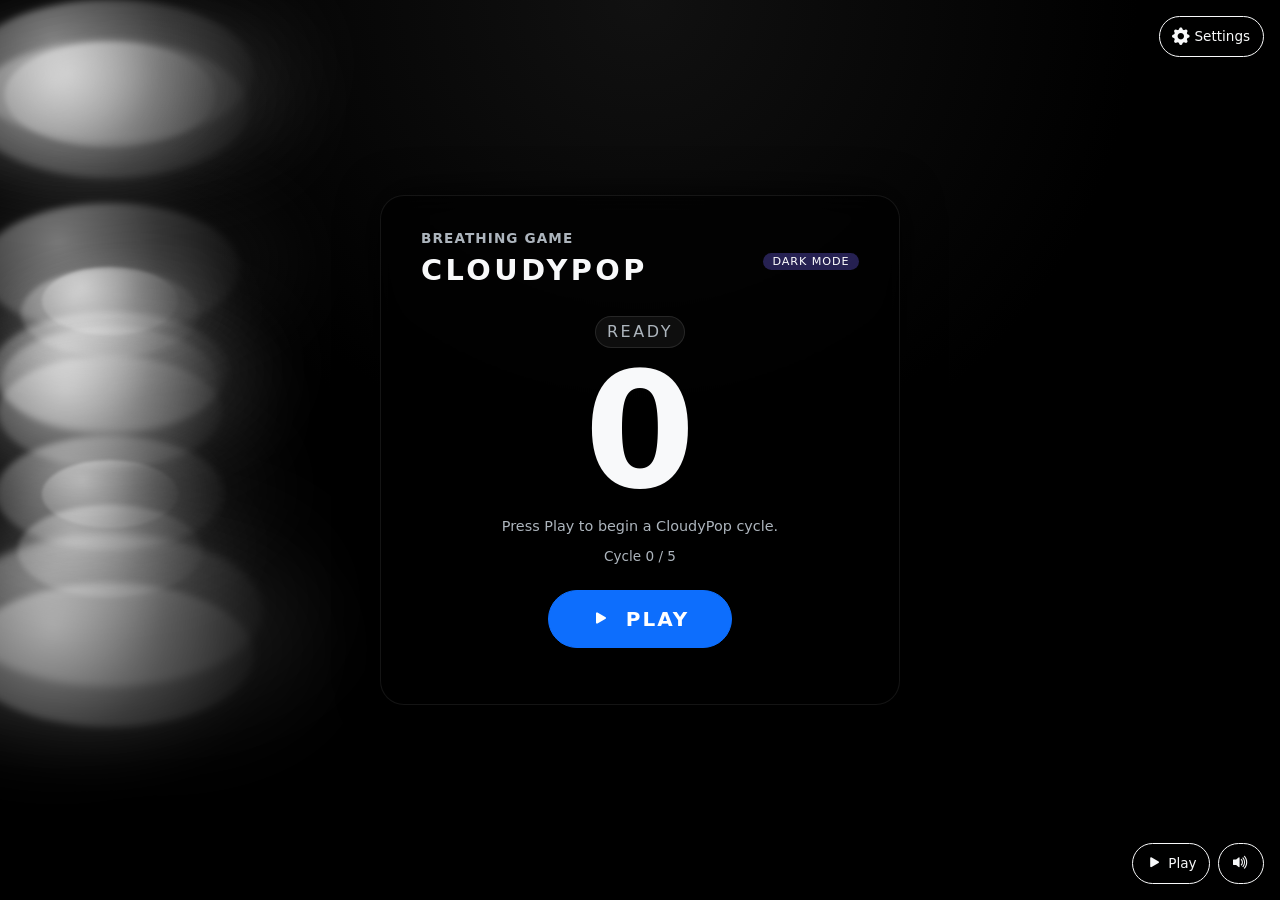
<file: cloudypop.html>
<!DOCTYPE html>
<html lang="en">
<head>
  <meta charset="UTF-8">
  <title>CloudyPop – Breathing Game</title>
  <!-- Bootstrap CSS -->
  <link
    href="https://cdn.jsdelivr.net/npm/bootstrap@5.3.3/dist/css/bootstrap.min.css"
    rel="stylesheet"
  >
  <!-- Bootstrap Icons -->
  <link
    href="https://cdn.jsdelivr.net/npm/bootstrap-icons@1.11.3/font/bootstrap-icons.css"
    rel="stylesheet"
  >

  <style>
    :root {
      --bg-dark: #000000;
      --accent: #6c5ce7;
      --accent-soft: rgba(108, 92, 231, 0.35);
      --text-main: #f8f9fa;
      --text-muted: #adb5bd;
    }

    body {
      margin: 0;
      padding: 0;
      background-color: var(--bg-dark);
      color: var(--text-main);
      min-height: 100vh;
      overflow: hidden;
      font-family: system-ui, -apple-system, BlinkMacSystemFont, "Segoe UI", sans-serif;
    }

    /* Cloud layer */
    .cloud-layer {
      position: fixed;
      inset: 0;
      overflow: hidden;
      z-index: 0;
      pointer-events: none;
      background: radial-gradient(circle at top, #111 0, #000 45%);
    }

    .cloud {
      position: absolute;
      width: 220px;
      height: 110px;
      border-radius: 50%;
      background:
        radial-gradient(circle at 30% 30%, #ffffffee, #ffffff66, #ffffff11);
      filter: blur(3px);
      opacity: 0.5;
      box-shadow:
        -40px 10px 60px #ffffff33,
        40px -5px 80px #ffffff22;
      animation-name: floatCloud;
      animation-timing-function: linear;
      animation-iteration-count: infinite;
    }

    @keyframes floatCloud {
      from {
        transform: translateX(-30vw) translateY(var(--startY, 0));
      }
      to {
        transform: translateX(130vw) translateY(var(--endY, 0));
      }
    }

    /* Foreground / Layout */
    .game-wrapper {
      position: relative;
      z-index: 10;
      min-height: 100vh;
      display: flex;
      align-items: center;
      justify-content: center;
      padding: 1rem;
    }

    .game-card {
      background: rgba(0, 0, 0, 0.7);
      border-radius: 1.5rem;
      border: 1px solid rgba(255, 255, 255, 0.08);
      padding: 2rem 2.5rem;
      max-width: 520px;
      width: 100%;
      box-shadow: 0 0 40px rgba(0, 0, 0, 0.9);
      backdrop-filter: blur(12px);
    }

    .game-title {
      font-weight: 700;
      letter-spacing: 0.08em;
      text-transform: uppercase;
      font-size: 0.85rem;
      color: var(--text-muted);
    }

    .game-logo {
      font-size: 1.8rem;
      font-weight: 800;
      letter-spacing: 0.12em;
      text-transform: uppercase;
    }

    .badge-soft {
      background: var(--accent-soft);
      color: #fff;
      border-radius: 999px;
      padding: 0.15rem 0.6rem;
      font-size: 0.7rem;
      text-transform: uppercase;
      letter-spacing: 0.08em;
    }

    .main-display {
      margin-top: 1.5rem;
      margin-bottom: 1.5rem;
      text-align: center;
    }

    .phase-label {
      font-size: 1rem;
      letter-spacing: 0.16em;
      text-transform: uppercase;
      color: var(--text-muted);
    }

    .phase-label span {
      display: inline-block;
      padding: 0.2rem 0.7rem;
      border-radius: 999px;
      background: rgba(255, 255, 255, 0.05);
      border: 1px solid rgba(255, 255, 255, 0.1);
    }

    .timer-value {
      font-size: 10rem;
      font-weight: 800;
      line-height: 1;
      margin-top: 0.2rem;
    }

    .status-text {
      font-size: 0.9rem;
      color: var(--text-muted);
      margin-top: 0.25rem;
      min-height: 1.4em;
    }

    .cycle-counter {
      font-size: 0.85rem;
      color: var(--text-muted);
    }

    .center-play-btn {
      margin-top: 1.5rem;
    }

    .center-play-btn .btn-lg {
      padding: 0.8rem 2.6rem;
      font-weight: 600;
      letter-spacing: 0.1em;
      text-transform: uppercase;
      border-radius: 999px;
    }

    .top-right-controls,
    .bottom-right-controls {
      position: fixed;
      z-index: 20;
      right: 1rem;
      display: flex;
      gap: 0.5rem;
    }

    .top-right-controls {
      top: 1rem;
    }

    .bottom-right-controls {
      bottom: 1rem;
    }

    .icon-btn {
      border-radius: 999px;
      border-width: 1px;
      padding: 0.4rem 0.8rem;
      display: inline-flex;
      align-items: center;
      justify-content: center;
      gap: 0.25rem;
      font-size: 0.85rem;
    }

    .icon-btn i {
      font-size: 1.1rem;
    }

    .settings-label {
      font-size: 0.85rem;
      color: var(--text-muted);
    }

    .form-text {
      font-size: 0.8rem;
    }

    .game-over-text {
      font-size: 1.2rem;
      font-weight: 600;
      margin-top: 0.5rem;
    }

    @media (max-width: 576px) {
      .game-card {
        padding: 1.5rem 1.25rem;
      }
      .timer-value {
        font-size: 6rem;
      }
    }
  </style>
</head>
<body>
  <!-- Floating cloud background -->
  <div class="cloud-layer" id="cloudLayer"></div>

  <!-- Settings button (top right) -->
  <div class="top-right-controls">
    <button class="btn btn-outline-light btn-sm icon-btn" id="settingsButton" data-bs-toggle="modal" data-bs-target="#settingsModal">
      <i class="bi bi-gear-fill"></i>
      <span class="d-none d-sm-inline">Settings</span>
    </button>
  </div>

  <!-- Bottom right controls: Play/Pause + Mute -->
  <div class="bottom-right-controls">
    <button class="btn btn-outline-light btn-sm icon-btn" id="playPauseButton">
      <i class="bi bi-play-fill" id="playPauseIcon"></i>
      <span class="d-none d-sm-inline" id="playPauseLabel">Play</span>
    </button>
    <button class="btn btn-outline-light btn-sm icon-btn" id="muteButton">
      <i class="bi bi-volume-up-fill" id="muteIcon"></i>
    </button>
  </div>

  <!-- Main content -->
  <div class="game-wrapper">
    <div class="game-card">
      <div class="d-flex justify-content-between align-items-center">
        <div>
          <div class="game-title">Breathing Game</div>
          <div class="game-logo">CloudyPop</div>
        </div>
        <div>
          <span class="badge-soft">Dark Mode</span>
        </div>
      </div>

      <div class="main-display">
        <div class="phase-label mb-1">
          <span id="phaseLabel">Ready</span>
        </div>
        <div class="timer-value" id="timerValue">0</div>
        <div class="status-text" id="statusText">Press Play to begin a CloudyPop cycle.</div>
        <div class="cycle-counter mt-2">
          Cycle <span id="cycleCurrent">0</span> / <span id="cycleTotal">0</span>
        </div>

        <div class="center-play-btn" id="centerPlayContainer">
          <button class="btn btn-primary btn-lg" id="centerPlayButton">
            <i class="bi bi-play-fill me-1"></i> Play
          </button>
        </div>

        <div id="gameOverContainer" class="mt-3 d-none text-center">
          <div class="game-over-text">Game Over – Max cycles reached.</div>
          <button class="btn btn-outline-light btn-sm mt-2" id="restartButton">
            <i class="bi bi-arrow-repeat me-1"></i> Restart
          </button>
        </div>
      </div>
    </div>
  </div>

  <!-- Settings Modal -->
  <div class="modal fade" id="settingsModal" tabindex="-1" aria-hidden="true">
    <div class="modal-dialog modal-dialog-centered modal-lg">
      <div class="modal-content bg-dark text-light">
        <div class="modal-header border-secondary">
          <h5 class="modal-title">
            <i class="bi bi-sliders me-2"></i> CloudyPop Settings
          </h5>
          <button type="button" class="btn-close btn-close-white" data-bs-dismiss="modal" aria-label="Close"></button>
        </div>
        <div class="modal-body">
          <form id="settingsForm">
            <div class="row g-3">
              <!-- Inhale -->
              <div class="col-md-6">
                <div class="settings-label mb-1">Inhale (seconds)</div>
                <div class="row g-2">
                  <div class="col-6">
                    <label class="form-label small mb-0">Min</label>
                    <input type="number" class="form-control form-control-sm" id="inhaleMin" value="4" min="1">
                  </div>
                  <div class="col-6">
                    <label class="form-label small mb-0">Max</label>
                    <input type="number" class="form-control form-control-sm" id="inhaleMax" value="6" min="1">
                  </div>
                </div>
                <div class="form-text">Random inhale time will be between min and max.</div>
              </div>
              <!-- Hold -->
              <div class="col-md-6">
                <div class="settings-label mb-1">Hold (seconds)</div>
                <div class="row g-2">
                  <div class="col-6">
                    <label class="form-label small mb-0">Min</label>
                    <input type="number" class="form-control form-control-sm" id="holdMin" value="4" min="1">
                  </div>
                  <div class="col-6">
                    <label class="form-label small mb-0">Max</label>
                    <input type="number" class="form-control form-control-sm" id="holdMax" value="6" min="1">
                  </div>
                </div>
                <div class="form-text">Hold your breath for a random time in this range.</div>
              </div>

              <!-- Exhale -->
              <div class="col-md-6">
                <div class="settings-label mb-1">Exhale (seconds)</div>
                <div class="row g-2">
                  <div class="col-6">
                    <label class="form-label small mb-0">Min</label>
                    <input type="number" class="form-control form-control-sm" id="exhaleMin" value="4" min="1">
                  </div>
                  <div class="col-6">
                    <label class="form-label small mb-0">Max</label>
                    <input type="number" class="form-control form-control-sm" id="exhaleMax" value="8" min="1">
                  </div>
                </div>
                <div class="form-text">Exhale time will be drawn from this range.</div>
              </div>

              <!-- Break -->
              <div class="col-md-6">
                <div class="settings-label mb-1">Break / Rest (seconds)</div>
                <div class="row g-2">
                  <div class="col-6">
                    <label class="form-label small mb-0">Min</label>
                    <input type="number" class="form-control form-control-sm" id="breakMin" value="3" min="0">
                  </div>
                  <div class="col-6">
                    <label class="form-label small mb-0">Max</label>
                    <input type="number" class="form-control form-control-sm" id="breakMax" value="6" min="0">
                  </div>
                </div>
                <div class="form-text">Short rest after each cycle.</div>
              </div>

              <!-- Delay before cycle -->
              <div class="col-md-6">
                <div class="settings-label mb-1">Delay before each cycle (seconds)</div>
                <div class="row g-2">
                  <div class="col-6">
                    <label class="form-label small mb-0">Min</label>
                    <input type="number" class="form-control form-control-sm" id="delayMin" value="1" min="0">
                  </div>
                  <div class="col-6">
                    <label class="form-label small mb-0">Max</label>
                    <input type="number" class="form-control form-control-sm" id="delayMax" value="3" min="0">
                  </div>
                </div>
                <div class="form-text">“Get ready” time before each new cycle.</div>
              </div>

              <!-- Cycles -->
              <div class="col-md-6">
                <div class="settings-label mb-1">Number of cycles</div>
                <input type="number" class="form-control form-control-sm" id="cycles" value="5" min="1">
                <div class="form-text">Game ends when this many full cycles are completed.</div>
              </div>
            </div>
          </form>
        </div>
        <div class="modal-footer border-secondary">
          <span id="settingsError" class="text-danger me-auto small"></span>
          <button type="button" class="btn btn-outline-light btn-sm" data-bs-dismiss="modal">Close</button>
          <button type="button" class="btn btn-primary btn-sm" id="saveSettingsButton">
            <i class="bi bi-check2-circle me-1"></i> Save
          </button>
        </div>
      </div>
    </div>
  </div>

  <!-- Bootstrap JS Bundle -->
  <script src="https://cdn.jsdelivr.net/npm/bootstrap@5.3.3/dist/js/bootstrap.bundle.min.js"></script>

  <script>
    // ===== Local Storage Save/Load =====
function saveSettingsToMemory() {
  const data = {
    inhaleMin: inhaleMinEl.value,
    inhaleMax: inhaleMaxEl.value,
    holdMin: holdMinEl.value,
    holdMax: holdMaxEl.value,
    exhaleMin: exhaleMinEl.value,
    exhaleMax: exhaleMaxEl.value,
    breakMin: breakMinEl.value,
    breakMax: breakMaxEl.value,
    delayMin: delayMinEl.value,
    delayMax: delayMaxEl.value,
    cycles: cyclesEl.value
  };
  localStorage.setItem("cloudyPopSettings", JSON.stringify(data));
}

function loadSettingsFromMemory() {
  const raw = localStorage.getItem("cloudyPopSettings");
  if (!raw) return;
  try {
    const data = JSON.parse(raw);
    inhaleMinEl.value = data.inhaleMin ?? inhaleMinEl.value;
    inhaleMaxEl.value = data.inhaleMax ?? inhaleMaxEl.value;
    holdMinEl.value = data.holdMin ?? holdMinEl.value;
    holdMaxEl.value = data.holdMax ?? holdMaxEl.value;
    exhaleMinEl.value = data.exhaleMin ?? exhaleMinEl.value;
    exhaleMaxEl.value = data.exhaleMax ?? exhaleMaxEl.value;
    breakMinEl.value = data.breakMin ?? breakMinEl.value;
    breakMaxEl.value = data.breakMax ?? breakMaxEl.value;
    delayMinEl.value = data.delayMin ?? delayMinEl.value;
    delayMaxEl.value = data.delayMax ?? delayMaxEl.value;
    cyclesEl.value = data.cycles ?? cyclesEl.value;
  } catch(e) {
    console.warn("Settings corrupted, using defaults.");
  }
}

    // ===== Cloud generator =====
    function createClouds() {
      const layer = document.getElementById('cloudLayer');
      const cloudCount = 14;

      for (let i = 0; i < cloudCount; i++) {
        const cloud = document.createElement('div');
        cloud.className = 'cloud';

        const startY = Math.random() * 80; // vh
        const endY = startY + (Math.random() * 10 - 5);

        cloud.style.setProperty('--startY', startY + 'vh');
        cloud.style.setProperty('--endY', endY + 'vh');

        const scale = 0.6 + Math.random() * 0.8;
        cloud.style.transform = 'scale(' + scale.toFixed(2) + ')';
        cloud.style.top = startY + 'vh';

        const duration = 40 + Math.random() * 50; // seconds
        const delay = Math.random() * -60; // negative for stagger
        cloud.style.animationDuration = duration + 's';
        cloud.style.animationDelay = delay + 's';

        layer.appendChild(cloud);
      }
    }

    // ===== Game state =====
    const state = {
      isPlaying: false,
      isPaused: false,
      currentStage: null,  // "delay" | "inhale" | "hold" | "exhale" | "break"
      currentCycle: 0,
      timeLeft: 0,
      timerId: null,
      wheelTimerId: null,
      muted: false,
      settings: {
        inhaleMin: 4,
        inhaleMax: 6,
        holdMin: 4,
        holdMax: 6,
        exhaleMin: 4,
        exhaleMax: 8,
        breakMin: 3,
        breakMax: 6,
        delayMin: 1,
        delayMax: 3,
        cycles: 5
      }
    };

    // ===== Elements =====
    const phaseLabelEl = document.getElementById('phaseLabel');
    const timerValueEl = document.getElementById('timerValue');
    const statusTextEl = document.getElementById('statusText');
    const cycleCurrentEl = document.getElementById('cycleCurrent');
    const cycleTotalEl = document.getElementById('cycleTotal');
    const centerPlayContainerEl = document.getElementById('centerPlayContainer');
    const centerPlayButtonEl = document.getElementById('centerPlayButton');
    const gameOverContainerEl = document.getElementById('gameOverContainer');
    const restartButtonEl = document.getElementById('restartButton');
    const playPauseButtonEl = document.getElementById('playPauseButton');
    const playPauseIconEl = document.getElementById('playPauseIcon');
    const playPauseLabelEl = document.getElementById('playPauseLabel');
    const muteButtonEl = document.getElementById('muteButton');
    const muteIconEl = document.getElementById('muteIcon');

    const settingsErrorEl = document.getElementById('settingsError');

    // Settings inputs
    const inhaleMinEl = document.getElementById('inhaleMin');
    const inhaleMaxEl = document.getElementById('inhaleMax');
    const holdMinEl = document.getElementById('holdMin');
    const holdMaxEl = document.getElementById('holdMax');
    const exhaleMinEl = document.getElementById('exhaleMin');
    const exhaleMaxEl = document.getElementById('exhaleMax');
    const breakMinEl = document.getElementById('breakMin');
    const breakMaxEl = document.getElementById('breakMax');
    const delayMinEl = document.getElementById('delayMin');
    const delayMaxEl = document.getElementById('delayMax');
    const cyclesEl = document.getElementById('cycles');
    const saveSettingsButtonEl = document.getElementById('saveSettingsButton');
    const settingsButtonEl = document.getElementById('settingsButton');

    // ===== Utility =====
    function randint(min, max) {
      min = Math.floor(min);
      max = Math.floor(max);
      if (max < min) [min, max] = [max, min];
      return Math.floor(Math.random() * (max - min + 1)) + min;
    }

    function setPhaseLabel(text) {
      phaseLabelEl.textContent = text;
    }

    function setTimerValue(val) {
      timerValueEl.textContent = val;
    }

    function setStatus(text) {
      statusTextEl.textContent = text;
    }

    function clearTimers() {
      if (state.timerId) {
        clearInterval(state.timerId);
        state.timerId = null;
      }
      if (state.wheelTimerId) {
        clearInterval(state.wheelTimerId);
        state.wheelTimerId = null;
      }
    }

    // ===== Beep sound (no audio files; using Web Audio API) =====
    function playBeep() {
      if (state.muted) return;
      try {
        if (!playBeep.audioCtx) {
          playBeep.audioCtx = new (window.AudioContext || window.webkitAudioContext)();
        }
        const ctx = playBeep.audioCtx;
        const osc = ctx.createOscillator();
        const gain = ctx.createGain();

        osc.type = 'square';
        osc.frequency.value = 880; // Hz
        gain.gain.value = 0.12;

        osc.connect(gain);
        gain.connect(ctx.destination);

        osc.start();
        osc.stop(ctx.currentTime + 0.16);
      } catch (e) {
        // ignore audio errors
      }
    }

    // ===== Settings handling =====
    function loadSettingsFromForm() {
      const s = {
        inhaleMin: Number(inhaleMinEl.value) || 1,
        inhaleMax: Number(inhaleMaxEl.value) || 1,
        holdMin: Number(holdMinEl.value) || 1,
        holdMax: Number(holdMaxEl.value) || 1,
        exhaleMin: Number(exhaleMinEl.value) || 1,
        exhaleMax: Number(exhaleMaxEl.value) || 1,
        breakMin: Number(breakMinEl.value) || 0,
        breakMax: Number(breakMaxEl.value) || 0,
        delayMin: Number(delayMinEl.value) || 0,
        delayMax: Number(delayMaxEl.value) || 0,
        cycles: Number(cyclesEl.value) || 1
      };

      const pairs = [
        ['Inhale', s.inhaleMin, s.inhaleMax],
        ['Hold', s.holdMin, s.holdMax],
        ['Exhale', s.exhaleMin, s.exhaleMax],
        ['Break', s.breakMin, s.breakMax],
        ['Delay', s.delayMin, s.delayMax]
      ];

      for (const [name, mn, mx] of pairs) {
        if (mn < 0 || mx < 0) {
          settingsErrorEl.textContent = name + ' times cannot be negative.';
          return null;
        }
        if (mx < mn) {
          settingsErrorEl.textContent = name + ' max must be ≥ min.';
          return null;
        }
      }

      if (s.cycles < 1) {
        settingsErrorEl.textContent = 'Number of cycles must be at least 1.';
        return null;
      }

      settingsErrorEl.textContent = '';
      return s;
    }

    function applySettings() {
      const newSettings = loadSettingsFromForm();
      if (!newSettings) return false;
      state.settings = newSettings;
      cycleTotalEl.textContent = state.settings.cycles;
      return true;
    }

    // ===== Wheel of fortune time picker =====
    function spinForRandomTime(min, max, label, doneCallback) {
      clearTimers();
      min = Math.max(0, Math.floor(min));
      max = Math.max(0, Math.floor(max));
      if (max < min) [min, max] = [max, min];

      const finalValue = randint(min, max);

      setPhaseLabel(label.toUpperCase());
      setStatus('Spinning for a random time…');
      let spins = 0;
      state.wheelTimerId = setInterval(() => {
        spins++;
        const fake = randint(min, max);
        setTimerValue(fake + 's');

        // Ramp up the feeling by slowing the interval after some spins
      }, 70);

      // progressively slow + end
      setTimeout(() => {
        clearInterval(state.wheelTimerId);
        state.wheelTimerId = null;
        setTimerValue(finalValue);
        setStatus('Locking in ' + finalValue + ' seconds.');
        setTimeout(() => {
          doneCallback(finalValue);
        }, 400);
      }, 900 + Math.random() * 1000); // 0.9–1.9s spin
    }

    // ===== Timer for each phase =====
    function startPhase(phaseName, duration) {
      clearTimers();
      state.currentStage = phaseName;
      state.timeLeft = duration;

      let labelText;
      let statusHint;

      switch (phaseName) {
        case 'delay':
          labelText = 'Get Ready';
          statusHint = 'Next cycle is about to begin.';
          break;
        case 'inhale':
          labelText = 'Inhale';
          statusHint = 'Slow deep breath in…';
          break;
        case 'hold':
          labelText = 'Hold';
          statusHint = 'Hold gently, stay relaxed.';
          break;
        case 'exhale':
          labelText = 'Exhale';
          statusHint = 'Breathe out smoothly.';
          break;
        case 'break':
          labelText = 'Break';
          statusHint = 'Rest and drift with the clouds.';
          break;
        default:
          labelText = 'Phase';
          statusHint = '';
      }

      setPhaseLabel(labelText.toUpperCase());
      setTimerValue(state.timeLeft);
      setStatus(statusHint);
      playBeep();

      state.timerId = setInterval(() => {
        if (!state.isPlaying || state.isPaused) return;
        state.timeLeft -= 1;
        if (state.timeLeft < 0) state.timeLeft = 0;
        setTimerValue(state.timeLeft);

        if (state.timeLeft <= 0) {
          clearInterval(state.timerId);
          state.timerId = null;
          advancePhase();
        }
      }, 1000);
    }

    // ===== Phase & cycle logic =====
    function advancePhase() {
      const s = state.settings;
      const stage = state.currentStage;

      if (!state.isPlaying) return;

      if (stage === 'delay') {
        // After delay → Inhale
        spinForRandomTime(s.inhaleMin, s.inhaleMax, 'Inhale', (val) => {
          startPhase('inhale', val);
        });
      } else if (stage === 'inhale') {
        // Inhale → Hold
        spinForRandomTime(s.holdMin, s.holdMax, 'Hold', (val) => {
          startPhase('hold', val);
        });
      } else if (stage === 'hold') {
        // Hold → Exhale
        spinForRandomTime(s.exhaleMin, s.exhaleMax, 'Exhale', (val) => {
          startPhase('exhale', val);
        });
      } else if (stage === 'exhale') {
        // Exhale → Break
        if (s.breakMax > 0) {
          spinForRandomTime(s.breakMin, s.breakMax, 'Break', (val) => {
            if (val === 0) {
              // Skip trivial break
              startNextCycleOrEnd();
            } else {
              startPhase('break', val);
            }
          });
        } else {
          startNextCycleOrEnd();
        }
      } else if (stage === 'break') {
        // Break → Next cycle or end
        startNextCycleOrEnd();
      } else {
        startNextCycleOrEnd();
      }
    }

    function startNextCycleOrEnd() {
      const s = state.settings;
      if (state.currentCycle >= s.cycles) {
        endGame();
        return;
      }
      state.currentCycle += 1;
      cycleCurrentEl.textContent = state.currentCycle;

      // Delay before cycle
      if (s.delayMax > 0) {
        spinForRandomTime(s.delayMin, s.delayMax, 'Get Ready', (val) => {
          startPhase('delay', val);
        });
      } else {
        // No delay → straight to inhale
        spinForRandomTime(s.inhaleMin, s.inhaleMax, 'Inhale', (val) => {
          startPhase('inhale', val);
        });
      }
    }

    function startGame() {
      if (!applySettings()) return;

      clearTimers();
      state.isPlaying = true;
      state.isPaused = false;
      state.currentCycle = 0;
      state.currentStage = null;
      gameOverContainerEl.classList.add('d-none');
      centerPlayContainerEl.classList.add('d-none');
      cycleTotalEl.textContent = state.settings.cycles;
      cycleCurrentEl.textContent = 0;

      setStatus('Spinning up your first CloudyPop cycle…');
      setTimerValue('—');
      setPhaseLabel('READY');

      updatePlayPauseButton();

      // Kick off cycle progression
      startNextCycleOrEnd();
    }

    function pauseGame() {
      if (!state.isPlaying) return;
      state.isPaused = true;
      setStatus('Paused. Press Play to resume.');
      updatePlayPauseButton();
    }

    function resumeGame() {
      if (!state.isPlaying) return;
      state.isPaused = false;
      setStatus('Back in the clouds.');
      updatePlayPauseButton();
    }

    function endGame() {
      clearTimers();
      state.isPlaying = false;
      state.isPaused = false;
      setPhaseLabel('GAME OVER');
      setStatus('You finished all your CloudyPop cycles.');
      setTimerValue('0');
      gameOverContainerEl.classList.remove('d-none');
      centerPlayContainerEl.classList.remove('d-none');
      updatePlayPauseButton();
    }

    function updatePlayPauseButton() {
      if (!state.isPlaying) {
        playPauseIconEl.className = 'bi bi-play-fill';
        playPauseLabelEl.textContent = 'Play';
        return;
      }

      if (state.isPaused) {
        playPauseIconEl.className = 'bi bi-play-fill';
        playPauseLabelEl.textContent = 'Resume';
      } else {
        playPauseIconEl.className = 'bi bi-pause-fill';
        playPauseLabelEl.textContent = 'Pause';
      }
    }

    // ===== Event listeners =====
    centerPlayButtonEl.addEventListener('click', () => {
      startGame();
    });

    restartButtonEl.addEventListener('click', () => {
      startGame();
    });

    playPauseButtonEl.addEventListener('click', () => {
      if (!state.isPlaying) {
        startGame();
      } else if (state.isPaused) {
        resumeGame();
      } else {
        pauseGame();
      }
    });

    muteButtonEl.addEventListener('click', () => {
      state.muted = !state.muted;
      if (state.muted) {
        muteIconEl.className = 'bi bi-volume-mute-fill';
      } else {
        muteIconEl.className = 'bi bi-volume-up-fill';
        playBeep();
      }
    });

settingsButtonEl.addEventListener('click', (event) => {
  event.preventDefault();
  event.stopPropagation();
  const modalEl = document.getElementById('settingsModal');
  const modal = bootstrap.Modal.getOrCreateInstance(modalEl);
  modal.show();
});

saveSettingsButtonEl.addEventListener('click', () => {
  if (applySettings()) {
    saveSettingsToMemory();
    const modalEl = document.getElementById('settingsModal');
    const modal = bootstrap.Modal.getOrCreateInstance(modalEl);
    modal.hide();
  }
});


    // ===== Init =====
window.addEventListener('DOMContentLoaded', () => {
  createClouds();
  loadSettingsFromMemory();  // <-- NEW
  applySettings();
  setPhaseLabel('READY');
  setTimerValue('0');
  setStatus('Press Play to begin a CloudyPop cycle.');
});

  </script>
</body>
</html>
</file>
